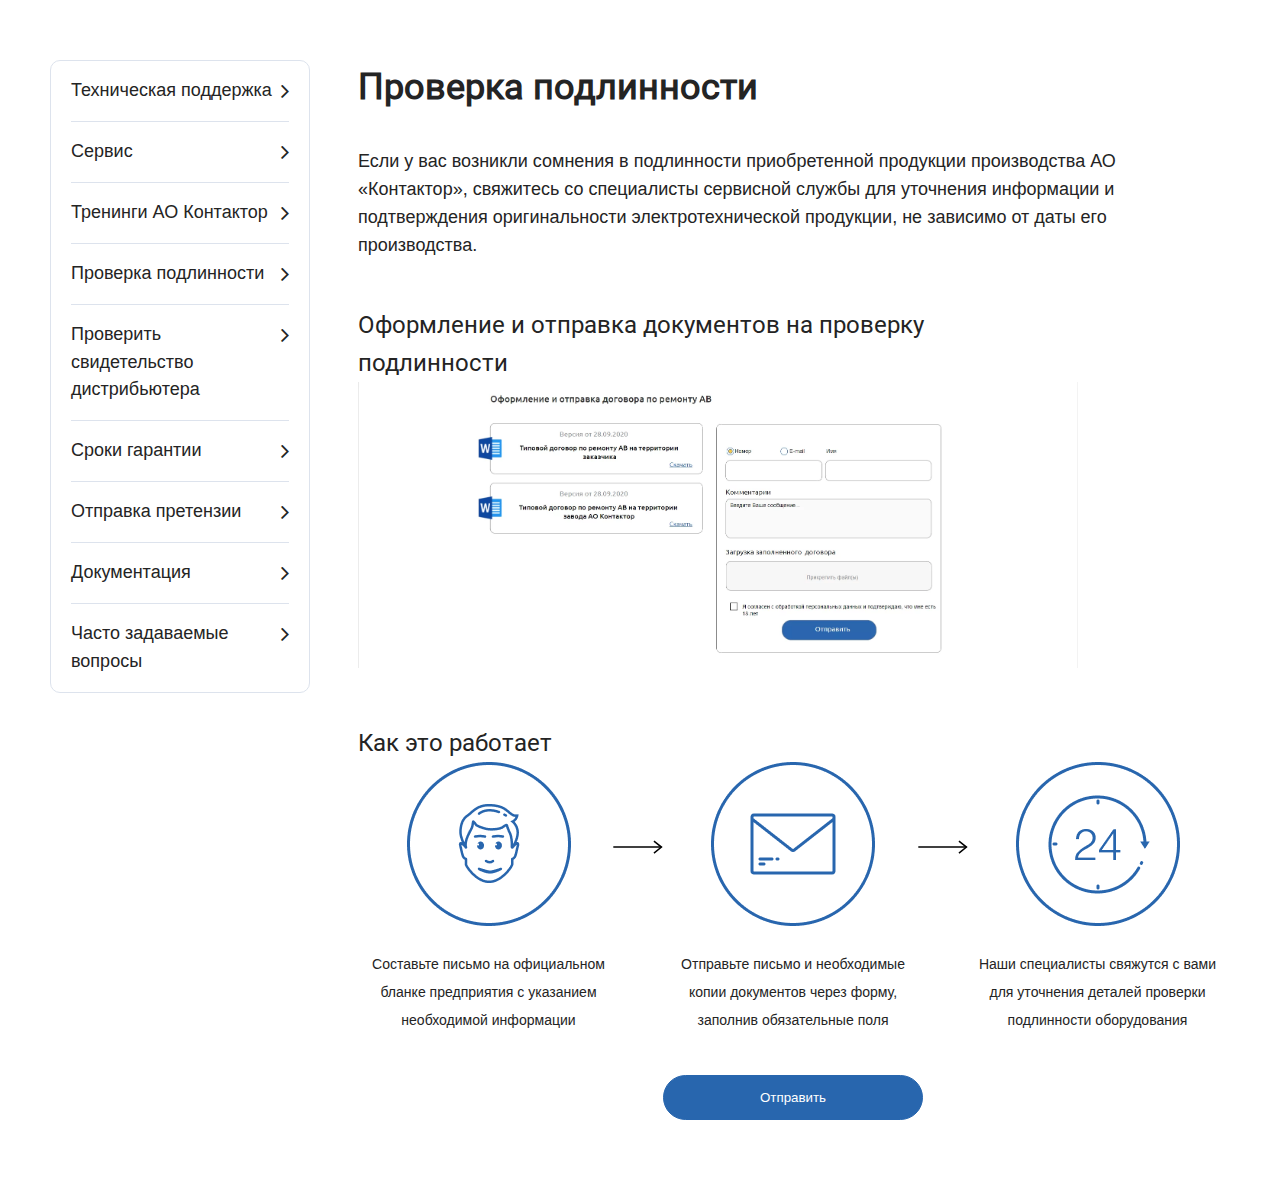
<file: authentication.html>
<!DOCTYPE html>
<html lang="en">
<head>
  <meta charset="UTF-8">
  <title>Проверка подлинности</title>
  <meta name="description" content="Сайт АКонтактор">
  <meta name="viewport" content="width=device-width, initial-scale=1.0">
  <meta http-equiv="X-UA-Compatible" content="ie=edge">
  <meta name="format-detection" content="telephone=no">
  <link rel="preload" href="fonts/roboto-regular.woff2" as="font" crossorigin="anonymous" type="font/woff2">
  <link rel="preload" href="fonts/fontawesome-webfont.woff2" as="font" crossorigin="anonymous" type="font/woff2">
  <link rel="stylesheet" href="css/style.css">
</head>

<body>

<main class="page-main">
  <div class="page-main__wrapper">
    <div class="side-menu">
      <button class="side-menu__button button" type="button">Меню</button>
      <ul class="side-menu__list">
        <li class="side-menu__item">
          <a class="side-menu__item-title" href="index.html">Техническая поддержка</a>
        </li>
        <li class="side-menu__item">
          <input type="checkbox" id="side-menu-item-1" name="side-menu-item" class="visually-hidden">
          <label for="side-menu-item-1" class="side-menu__item-title"><span>Сервис</span></label>
          <ul class="side-menu__sublist">
            <li class="side-menu__subitem">
              <a class="side-menu__item-title" href="service.html">Сервис</a>
            </li>
            <li class="side-menu__subitem">
              <a class="side-menu__item-title" href="service-repair.html">Ремонт</a>
            </li>
            <li class="side-menu__subitem">
              <a class="side-menu__item-title" href="service-contract.html">Сервисный договор</a>
            </li>
          </ul>
        </li>
        <li class="side-menu__item">
          <input type="checkbox" id="side-menu-item-2" name="side-menu-item" class="visually-hidden">
          <label for="side-menu-item-2" class="side-menu__item-title"><span>Тренинги АО Контактор</span></label>
          <ul class="side-menu__sublist">
            <li class="side-menu__subitem">
              <a class="side-menu__item-title" href="trainings.html">Тренинги АО Контактор</a>
            </li>
            <li class="side-menu__subitem">
              <a class="side-menu__item-title" href="trainings-online.html">On-line тренинги</a>
            </li>
            <li class="side-menu__subitem">
              <a class="side-menu__item-title" href="trainings-offline.html">Off-line тренинги</a>
            </li>
          </ul>
        </li>
        <li class="side-menu__item">
          <a class="side-menu__item-title" href="authentication.html">Проверка подлинности</a>
        </li>
        <li class="side-menu__item">
          <a class="side-menu__item-title" href="https://www.kontaktor.ru/support-center/check-certificate/">Проверить свидетельство дистрибьютера</a>
        </li>
        <li class="side-menu__item">
          <a class="side-menu__item-title" href="warranty.html">Сроки гарантии</a>
        </li>
        <li class="side-menu__item">
          <a class="side-menu__item-title" href="pretension.html">Отправка претензии</a>
        </li>
        <li class="side-menu__item">
          <a class="side-menu__item-title" href="https://www.kontaktor.ru/support-center/documentation/">Документация</a>
        </li>
        <li class="side-menu__item">
          <a class="side-menu__item-title" href="faq.html">Часто задаваемые вопросы</a>
        </li>
      </ul>
    </div>
    <section class="content">
      <h1>Проверка подлинности</h1>
      <p>Если у вас возникли сомнения в подлинности приобретенной продукции производства АО «Контактор», свяжитесь со
        специалисты сервисной службы для уточнения информации и подтверждения оригинальности электротехнической
        продукции, не зависимо от даты его производства.</p>
      <div class="content__form">
        <h3>Оформление и отправка документов на проверку подлинности</h3>
          <img src="img/form-screen.webp" alt="" width="100%">
      </div>
      <div class="content__info">
        <h3>Как это работает</h3>
        <ul class="content__info-list">
          <li class="content__info-item">
            <img src="img/info-icon_1.png" alt="Фоновое изображение">
            <p>Составьте письмо на официальном бланке предприятия с указанием необходимой информации</p>
          </li>
          <li class="content__info-item">
            <img src="img/info-icon_2.png" alt="Фоновое изображение">
            <p>Отправьте письмо и необходимые копии документов через форму, заполнив обязательные поля</p>
          </li>
          <li class="content__info-item">
            <img src="img/info-icon_3.png" alt="Фоновое изображение">
            <p>Наши специалисты свяжутся с вами для уточнения деталей проверки подлинности оборудования</p>
          </li>
        </ul>
        <button class="content__info-button button" type="submit">Отправить</button>
      </div>
    </section>
  </div>
</main>

<script src="js/script.js"></script>
</body>
</html>
</file>
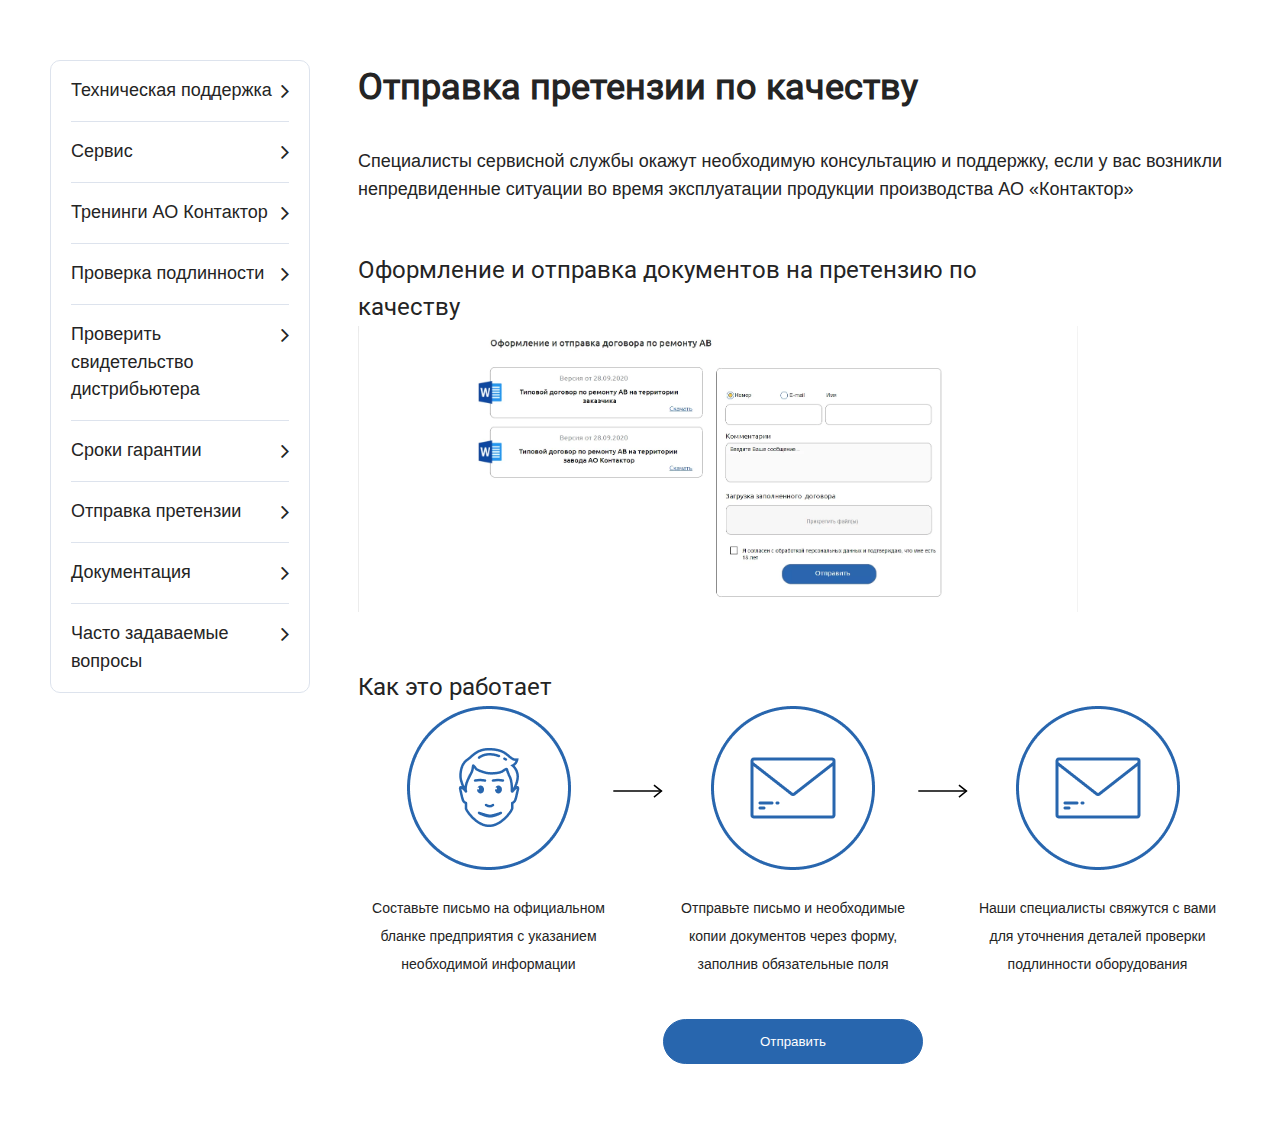
<file: pretension.html>
<!DOCTYPE html>
<html lang="en">
<head>
  <meta charset="UTF-8">
  <title>Отправка претензии по качеству</title>
  <meta name="description" content="Сайт АКонтактор">
  <meta name="viewport" content="width=device-width, initial-scale=1.0">
  <meta http-equiv="X-UA-Compatible" content="ie=edge">
  <meta name="format-detection" content="telephone=no">
  <link rel="preload" href="fonts/roboto-regular.woff2" as="font" crossorigin="anonymous" type="font/woff2">
  <link rel="preload" href="fonts/fontawesome-webfont.woff2" as="font" crossorigin="anonymous" type="font/woff2">
  <link rel="stylesheet" href="css/style.css">
</head>

<body>

<main class="page-main">
  <div class="page-main__wrapper">
    <div class="side-menu">
      <button class="side-menu__button button" type="button">Меню</button>
      <ul class="side-menu__list">
        <li class="side-menu__item">
          <a class="side-menu__item-title" href="index.html">Техническая поддержка</a>
        </li>
        <li class="side-menu__item">
          <input type="checkbox" id="side-menu-item-1" name="side-menu-item" class="visually-hidden">
          <label for="side-menu-item-1" class="side-menu__item-title"><span>Сервис</span></label>
          <ul class="side-menu__sublist">
            <li class="side-menu__subitem">
              <a class="side-menu__item-title" href="service.html">Сервис</a>
            </li>
            <li class="side-menu__subitem">
              <a class="side-menu__item-title" href="service-repair.html">Ремонт</a>
            </li>
            <li class="side-menu__subitem">
              <a class="side-menu__item-title" href="service-contract.html">Сервисный договор</a>
            </li>
          </ul>
        </li>
        <li class="side-menu__item">
          <input type="checkbox" id="side-menu-item-2" name="side-menu-item" class="visually-hidden">
          <label for="side-menu-item-2" class="side-menu__item-title"><span>Тренинги АО Контактор</span></label>
          <ul class="side-menu__sublist">
            <li class="side-menu__subitem">
              <a class="side-menu__item-title" href="trainings.html">Тренинги АО Контактор</a>
            </li>
            <li class="side-menu__subitem">
              <a class="side-menu__item-title" href="trainings-online.html">On-line тренинги</a>
            </li>
            <li class="side-menu__subitem">
              <a class="side-menu__item-title" href="trainings-offline.html">Off-line тренинги</a>
            </li>
          </ul>
        </li>
        <li class="side-menu__item">
          <a class="side-menu__item-title" href="authentication.html">Проверка подлинности</a>
        </li>
        <li class="side-menu__item">
          <a class="side-menu__item-title" href="https://www.kontaktor.ru/support-center/check-certificate/">Проверить
            свидетельство дистрибьютера</a>
        </li>
        <li class="side-menu__item">
          <a class="side-menu__item-title" href="warranty.html">Сроки гарантии</a>
        </li>
        <li class="side-menu__item">
          <a class="side-menu__item-title" href="pretension.html">Отправка претензии</a>
        </li>
        <li class="side-menu__item">
          <a class="side-menu__item-title" href="https://www.kontaktor.ru/support-center/documentation/">Документация</a>
        </li>
        <li class="side-menu__item">
          <a class="side-menu__item-title" href="faq.html">Часто задаваемые вопросы</a>
        </li>
      </ul>
    </div>
    <section class="content">
      <h1>Отправка претензии по качеству</h1>
      <p>Специалисты сервисной службы окажут необходимую консультацию и поддержку, если у вас возникли непредвиденные
        ситуации во время эксплуатации продукции производства АО «Контактор»</p>
      <div class="content__form">
        <h3>Оформление и отправка документов на претензию по качеству</h3>
        <img src="img/form-screen.webp" alt="" width="100%">
      </div>
      <h3>Как это работает</h3>
      <div class="content__info">
        <ul class="content__info-list">
          <li class="content__info-item">
            <img src="img/info-icon_1.png" alt="Фоновое изображение">
            <p>Составьте письмо на официальном бланке предприятия с указанием необходимой информации</p>
          </li>
          <li class="content__info-item">
            <img src="img/info-icon_2.png" alt="Фоновое изображение">
            <p>Отправьте письмо и необходимые копии документов через форму, заполнив обязательные поля</p>
          </li>
          <li class="content__info-item">
            <img src="img/info-icon_2.png" alt="Фоновое изображение">
            <p>Наши специалисты свяжутся с вами для уточнения деталей проверки подлинности оборудования</p>
          </li>
        </ul>
        <button class="content__info-button button" type="submit">Отправить</button>
      </div>
    </section>
  </div>
</main>

<script src="js/script.js"></script>
</body>
</html>
</file>
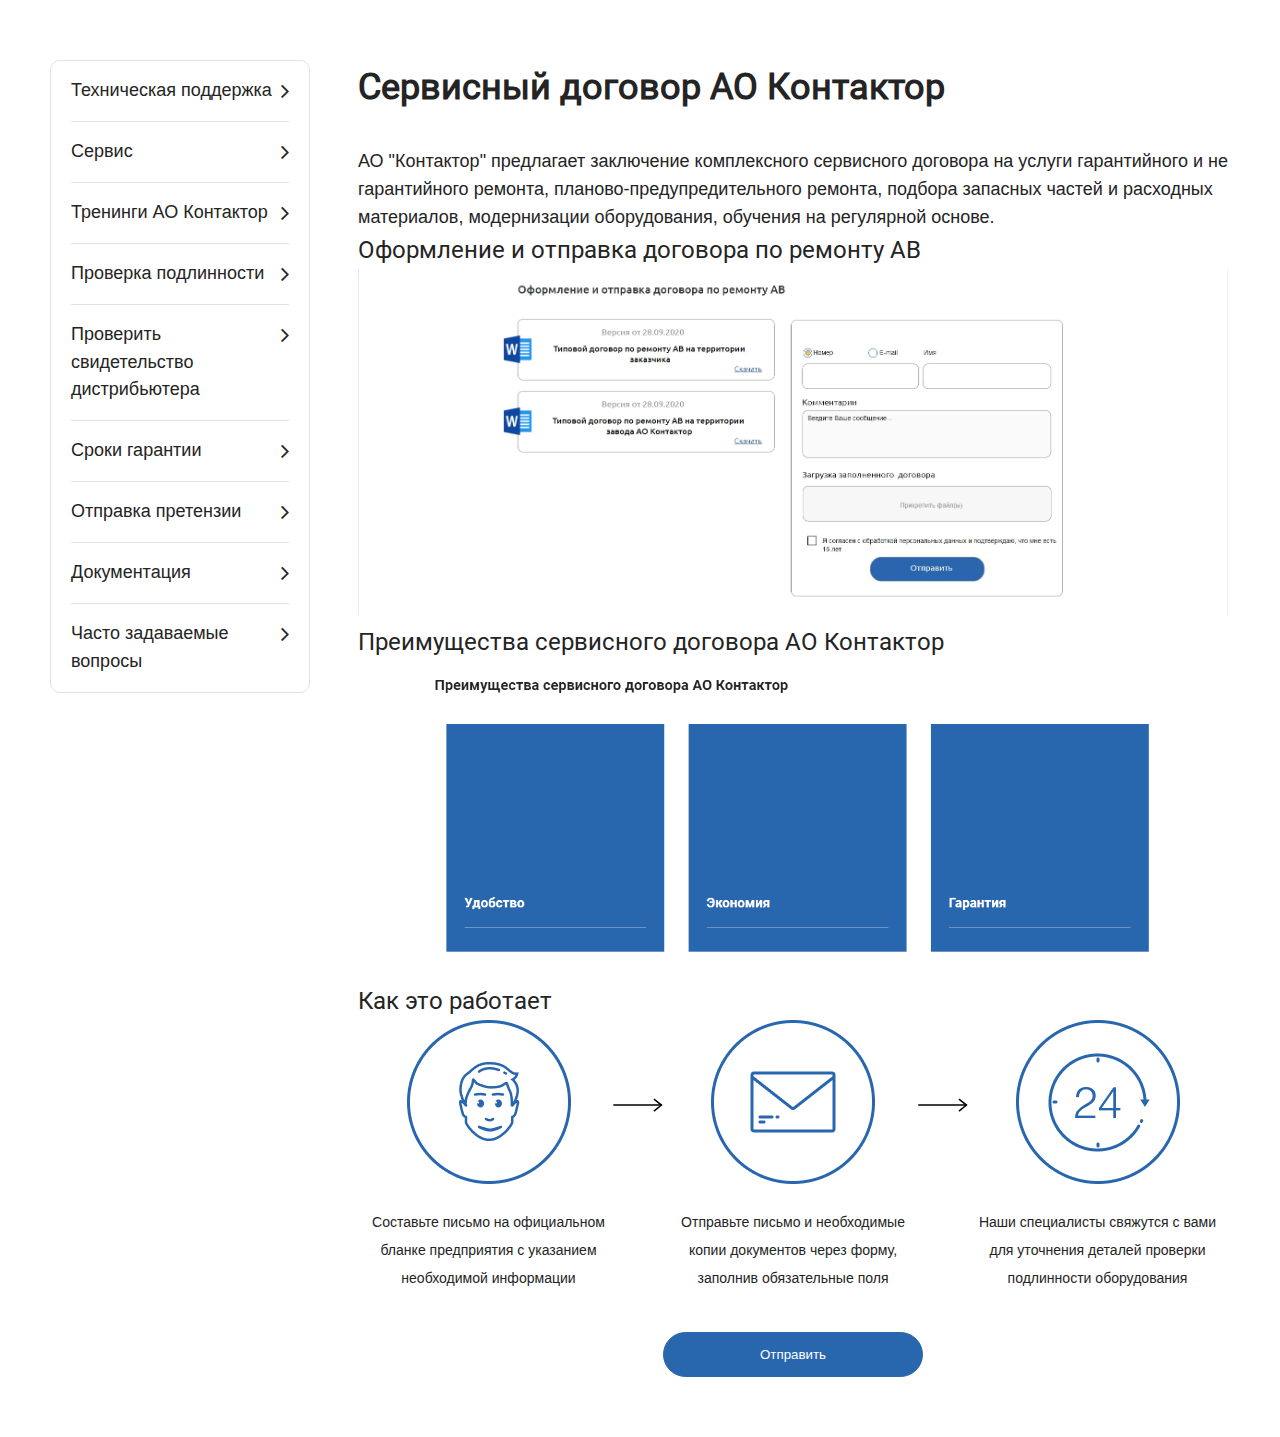
<file: service-contract.html>
<!DOCTYPE html>
<html lang="en">
<head>
  <meta charset="UTF-8">
  <title>Сервисный договор АО Контактор</title>
  <meta name="description" content="Сайт АКонтактор">
  <meta name="viewport" content="width=device-width, initial-scale=1.0">
  <meta http-equiv="X-UA-Compatible" content="ie=edge">
  <meta name="format-detection" content="telephone=no">
  <link rel="preload" href="fonts/roboto-regular.woff2" as="font" crossorigin="anonymous" type="font/woff2">
  <link rel="preload" href="fonts/fontawesome-webfont.woff2" as="font" crossorigin="anonymous" type="font/woff2">
  <link rel="stylesheet" href="css/style.css">
</head>

<body>

<main class="page-main">
  <div class="page-main__wrapper">
    <div class="side-menu">
      <button class="side-menu__button button" type="button">Меню</button>
      <ul class="side-menu__list">
        <li class="side-menu__item">
          <a class="side-menu__item-title" href="index.html">Техническая поддержка</a>
        </li>
        <li class="side-menu__item">
          <input type="checkbox" id="side-menu-item-1" name="side-menu-item" class="visually-hidden">
          <label for="side-menu-item-1" class="side-menu__item-title"><span>Сервис</span></label>
          <ul class="side-menu__sublist">
            <li class="side-menu__subitem">
              <a class="side-menu__item-title" href="service.html">Сервис</a>
            </li>
            <li class="side-menu__subitem">
              <a class="side-menu__item-title" href="service-repair.html">Ремонт</a>
            </li>
            <li class="side-menu__subitem">
              <a class="side-menu__item-title" href="service-contract.html">Сервисный договор</a>
            </li>
          </ul>
        </li>
        <li class="side-menu__item">
          <input type="checkbox" id="side-menu-item-2" name="side-menu-item" class="visually-hidden">
          <label for="side-menu-item-2" class="side-menu__item-title"><span>Тренинги АО Контактор</span></label>
          <ul class="side-menu__sublist">
            <li class="side-menu__subitem">
              <a class="side-menu__item-title" href="trainings.html">Тренинги АО Контактор</a>
            </li>
            <li class="side-menu__subitem">
              <a class="side-menu__item-title" href="trainings-online.html">On-line тренинги</a>
            </li>
            <li class="side-menu__subitem">
              <a class="side-menu__item-title" href="trainings-offline.html">Off-line тренинги</a>
            </li>
          </ul>
        </li>
        <li class="side-menu__item">
          <a class="side-menu__item-title" href="authentication.html">Проверка подлинности</a>
        </li>
        <li class="side-menu__item">
          <a class="side-menu__item-title" href="https://www.kontaktor.ru/support-center/check-certificate/">Проверить свидетельство дистрибьютера</a>
        </li>
        <li class="side-menu__item">
          <a class="side-menu__item-title" href="warranty.html">Сроки гарантии</a>
        </li>
        <li class="side-menu__item">
          <a class="side-menu__item-title" href="pretension.html">Отправка претензии</a>
        </li>
        <li class="side-menu__item">
          <a class="side-menu__item-title" href="https://www.kontaktor.ru/support-center/documentation/">Документация</a>
        </li>
        <li class="side-menu__item">
          <a class="side-menu__item-title" href="faq.html">Часто задаваемые вопросы</a>
        </li>
      </ul>
    </div>
    <section class="content">
      <h1>Сервисный договор АО Контактор</h1>
      <p>АО "Контактор" предлагает заключение комплексного сервисного договора на услуги гарантийного и не гарантийного
        ремонта, планово-предупредительного ремонта, подбора запасных частей и расходных материалов, модернизации
        оборудования, обучения на регулярной основе.</p>
      <div class="content__contract">
        <h3>Оформление и отправка договора по ремонту АВ</h3>
        <img src="img/form-screen.webp" alt="" width="100%">
      </div>
      <div class="content__advantages">
        <h3>Преимущества сервисного договора АО Контактор</h3>
        <img src="img/advantages-screen.png" alt="" width="100%">
      </div>
      <div class="content__info">
        <h3>Как это работает</h3>
        <ul class="content__info-list">
          <li class="content__info-item">
            <img src="img/info-icon_1.png" alt="Фоновое изображение">
            <p>Составьте письмо на официальном бланке предприятия с указанием необходимой информации</p>
          </li>
          <li class="content__info-item">
            <img src="img/info-icon_2.png" alt="Фоновое изображение">
            <p>Отправьте письмо и необходимые копии документов через форму, заполнив обязательные поля</p>
          </li>
          <li class="content__info-item">
            <img src="img/info-icon_3.png" alt="Фоновое изображение">
            <p>Наши специалисты свяжутся с вами для уточнения деталей проверки подлинности оборудования</p>
          </li>
        </ul>
        <button class="content__info-button button" type="submit">Отправить</button>
      </div>
    </section>
  </div>
</main>

<script src="js/script.js"></script>
</body>
</html>
</file>
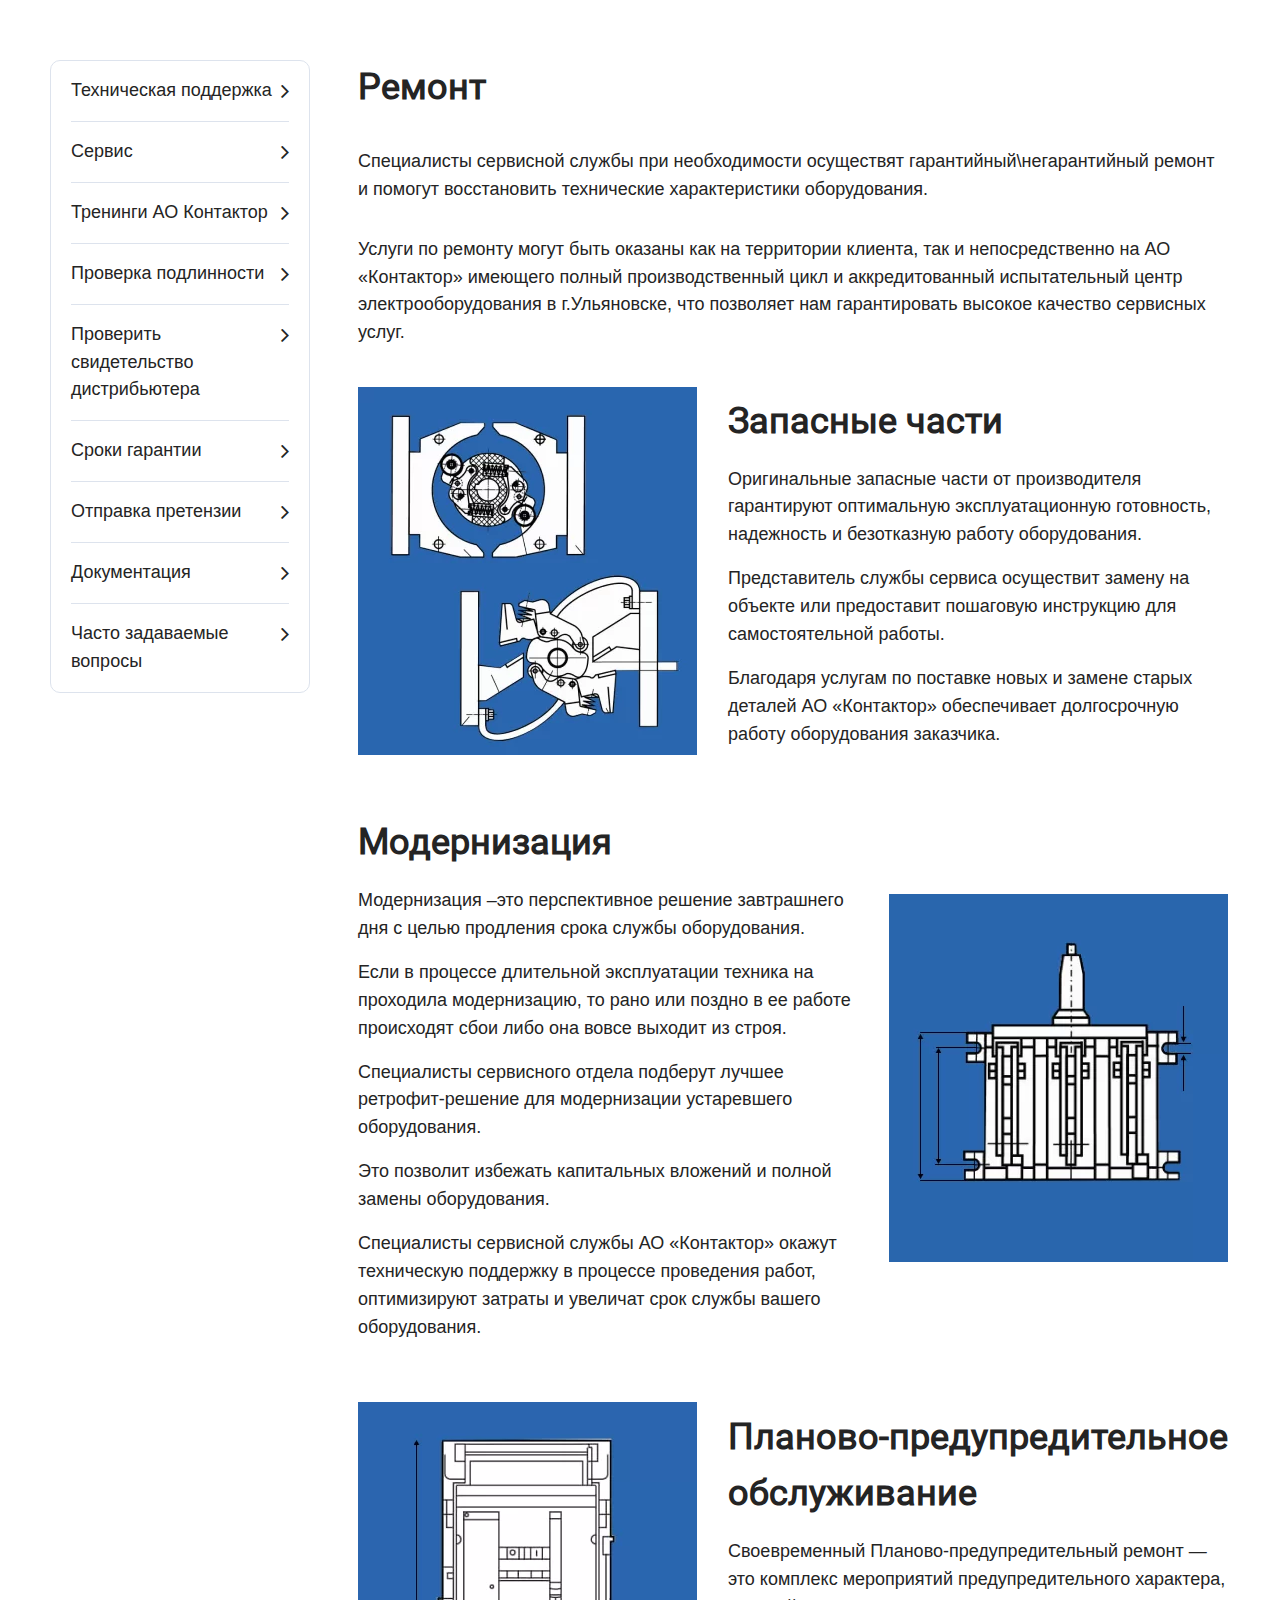
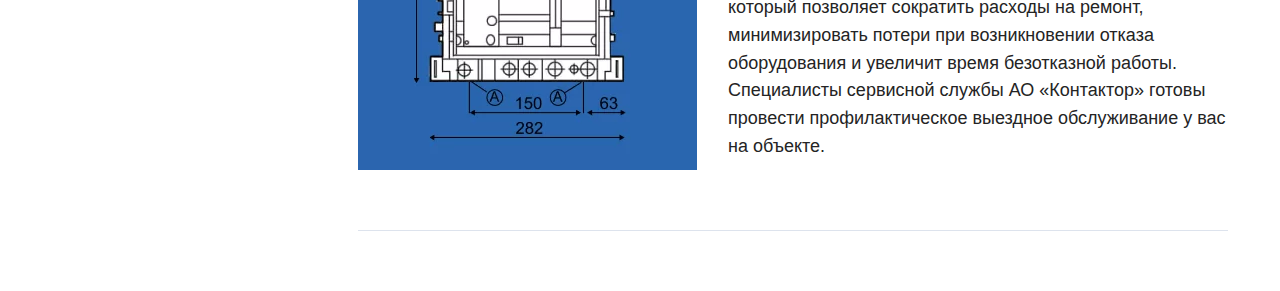
<file: service-repair.html>
<!DOCTYPE html>
<html lang="en">
<head>
  <meta charset="UTF-8">
  <title>Ремонт</title>
  <meta name="description" content="Сайт АКонтактор">
  <meta name="viewport" content="width=device-width, initial-scale=1.0">
  <meta http-equiv="X-UA-Compatible" content="ie=edge">
  <meta name="format-detection" content="telephone=no">
  <link rel="preload" href="fonts/roboto-regular.woff2" as="font" crossorigin="anonymous" type="font/woff2">
  <link rel="preload" href="fonts/fontawesome-webfont.woff2" as="font" crossorigin="anonymous" type="font/woff2">
  <link rel="stylesheet" href="css/style.css">
</head>

<body>

<main class="page-main">
  <div class="page-main__wrapper">
    <div class="side-menu">
      <button class="side-menu__button button" type="button">Меню</button>
      <ul class="side-menu__list">
        <li class="side-menu__item">
          <a class="side-menu__item-title" href="index.html">Техническая поддержка</a>
        </li>
        <li class="side-menu__item">
          <input type="checkbox" id="side-menu-item-1" name="side-menu-item" class="visually-hidden">
          <label for="side-menu-item-1" class="side-menu__item-title"><span>Сервис</span></label>
          <ul class="side-menu__sublist">
            <li class="side-menu__subitem">
              <a class="side-menu__item-title" href="service.html">Сервис</a>
            </li>
            <li class="side-menu__subitem">
              <a class="side-menu__item-title" href="service-repair.html">Ремонт</a>
            </li>
            <li class="side-menu__subitem">
              <a class="side-menu__item-title" href="service-contract.html">Сервисный договор</a>
            </li>
          </ul>
        </li>
        <li class="side-menu__item">
          <input type="checkbox" id="side-menu-item-2" name="side-menu-item" class="visually-hidden">
          <label for="side-menu-item-2" class="side-menu__item-title"><span>Тренинги АО Контактор</span></label>
          <ul class="side-menu__sublist">
            <li class="side-menu__subitem">
              <a class="side-menu__item-title" href="trainings.html">Тренинги АО Контактор</a>
            </li>
            <li class="side-menu__subitem">
              <a class="side-menu__item-title" href="trainings-online.html">On-line тренинги</a>
            </li>
            <li class="side-menu__subitem">
              <a class="side-menu__item-title" href="trainings-offline.html">Off-line тренинги</a>
            </li>
          </ul>
        </li>
        <li class="side-menu__item">
          <a class="side-menu__item-title" href="authentication.html">Проверка подлинности</a>
        </li>
        <li class="side-menu__item">
          <a class="side-menu__item-title" href="distributor.html">Проверить свидетельство дистрибьютера</a>
        </li>
        <li class="side-menu__item">
          <a class="side-menu__item-title" href="warranty.html">Сроки гарантии</a>
        </li>
        <li class="side-menu__item">
          <a class="side-menu__item-title" href="pretension.html">Отправка претензии</a>
        </li>
        <li class="side-menu__item">
          <a class="side-menu__item-title" href="docs.html">Документация</a>
        </li>
        <li class="side-menu__item">
          <a class="side-menu__item-title" href="faq.html">Часто задаваемые вопросы</a>
        </li>
      </ul>
    </div>
    <section class="content">
      <h1>Ремонт</h1>
      <p>Специалисты сервисной службы при необходимости осуществят гарантийный\негарантийный ремонт и помогут
        восстановить технические характеристики оборудования.</p>
      <p>Услуги по ремонту могут быть оказаны как на территории клиента, так и непосредственно на АО «Контактор»
        имеющего
        полный производственный цикл и аккредитованный испытательный центр электрооборудования в г.Ульяновске, что
        позволяет нам гарантировать высокое качество сервисных услуг.</p>
      <ul class="content__list content__list--repair">
        <li class="content__item">
          <img src="img/repair/repair_1.webp" alt="Фоновое изображение">
          <div class="content__item-description">
            <h2>Запасные части</h2>
            <p>Оригинальные запасные части от производителя гарантируют оптимальную эксплуатационную готовность,
              надежность и безотказную работу оборудования.</p>
            <p>Представитель службы сервиса осуществит замену на объекте или предоставит пошаговую инструкцию для
              самостоятельной работы.</p>
            <p>Благодаря услугам по поставке новых и замене старых деталей АО «Контактор» обеспечивает долгосрочную
              работу оборудования заказчика.</p>
          </div>
        </li>
        <li class="content__item">
          <img src="img/repair/repair_2.webp" alt="Фоновое изображение">
          <div class="content__item-description">
            <h2>Модернизация</h2>
            <p>Модернизация –это перспективное решение завтрашнего дня с целью продления срока службы оборудования.</p>
            <p>Если в процессе длительной эксплуатации техника на проходила модернизацию, то рано или поздно в ее работе
              происходят сбои либо она вовсе выходит из строя.</p>
            <p>Специалисты сервисного отдела подберут лучшее ретрофит-решение для модернизации устаревшего
              оборудования.</p>
            <p>Это позволит избежать капитальных вложений и полной замены оборудования.</p>
            <p>Специалисты сервисной службы АО «Контактор» окажут техническую поддержку в процессе проведения работ,
              оптимизируют затраты и увеличат срок службы вашего оборудования.</p>
          </div>
        </li>
        <li class="content__item">
          <img src="img/repair/repair_3.webp" alt="Фоновое изображение">
          <div class="content__item-description">
            <h2>Планово-предупредительное обслуживание</h2>
            <p>Своевременный Планово-предупредительный ремонт — это комплекс мероприятий предупредительного характера,
              который позволяет сократить расходы на ремонт, минимизировать потери при возникновении отказа оборудования
              и увеличит время безотказной работы. Специалисты сервисной службы АО «Контактор» готовы провести
              профилактическое выездное обслуживание у вас на объекте.</p>
          </div>
        </li>
      </ul>
    </section>
  </div>
</main>

<script src="js/script.js"></script>
</body>
</html>
</file>
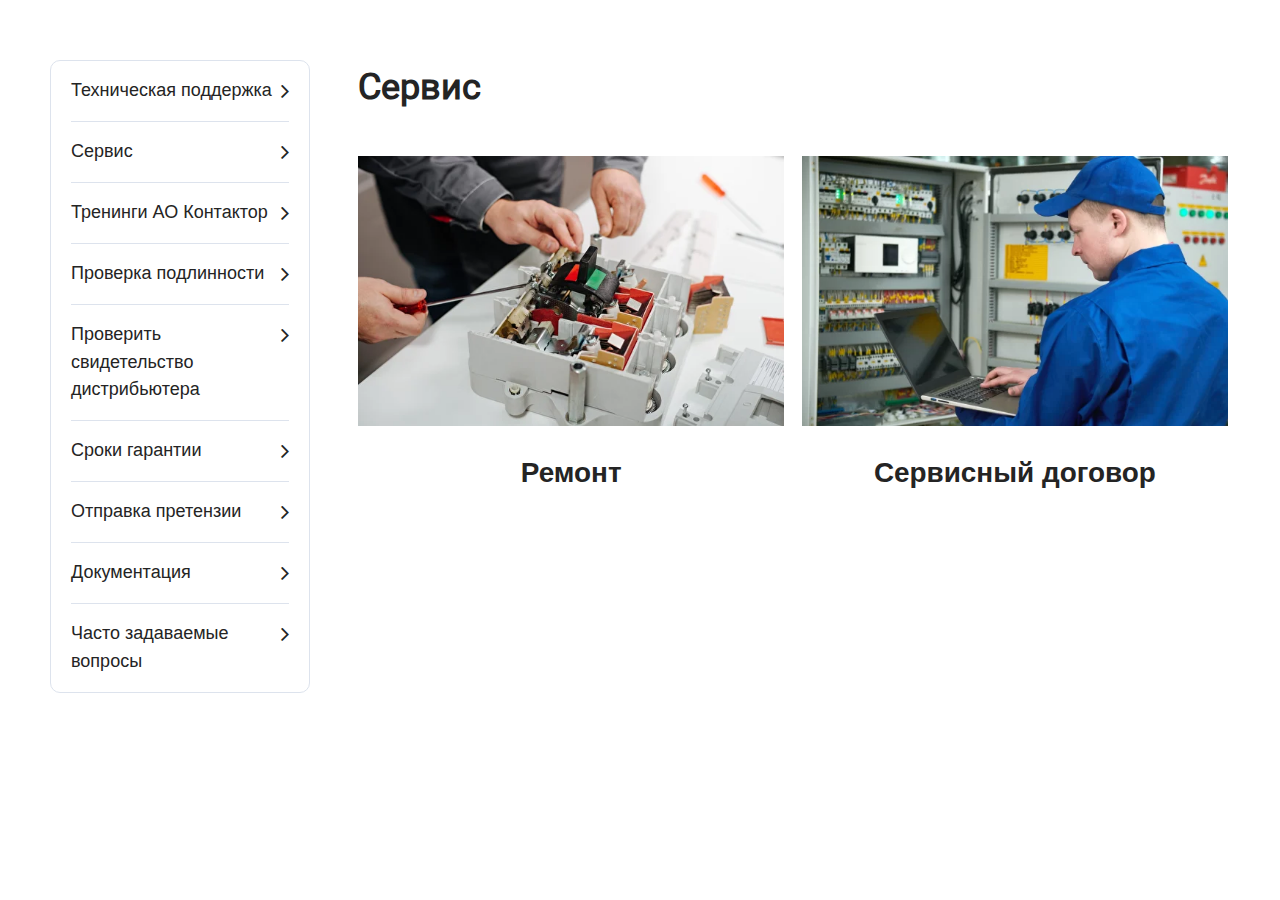
<file: service.html>
<!DOCTYPE html>
<html lang="en">
<head>
  <meta charset="UTF-8">
  <title>Сервис</title>
  <meta name="description" content="Сайт АКонтактор">
  <meta name="viewport" content="width=device-width, initial-scale=1.0">
  <meta http-equiv="X-UA-Compatible" content="ie=edge">
  <meta name="format-detection" content="telephone=no">
  <link rel="preload" href="fonts/roboto-regular.woff2" as="font" crossorigin="anonymous" type="font/woff2">
  <link rel="preload" href="fonts/fontawesome-webfont.woff2" as="font" crossorigin="anonymous" type="font/woff2">
  <link rel="stylesheet" href="css/style.css">
</head>

<body>

<main class="page-main">
  <div class="page-main__wrapper">
    <div class="side-menu">
      <button class="side-menu__button button" type="button">Меню</button>
      <ul class="side-menu__list">
        <li class="side-menu__item">
          <a class="side-menu__item-title" href="index.html">Техническая поддержка</a>
        </li>
        <li class="side-menu__item">
          <input type="checkbox" id="side-menu-item-1" name="side-menu-item" class="visually-hidden">
          <label for="side-menu-item-1" class="side-menu__item-title"><span>Сервис</span></label>
          <ul class="side-menu__sublist">
            <li class="side-menu__subitem">
              <a class="side-menu__item-title" href="service.html">Сервис</a>
            </li>
            <li class="side-menu__subitem">
              <a class="side-menu__item-title" href="service-repair.html">Ремонт</a>
            </li>
            <li class="side-menu__subitem">
              <a class="side-menu__item-title" href="service-contract.html">Сервисный договор</a>
            </li>
          </ul>
        </li>
        <li class="side-menu__item">
          <input type="checkbox" id="side-menu-item-2" name="side-menu-item" class="visually-hidden">
          <label for="side-menu-item-2" class="side-menu__item-title"><span>Тренинги АО Контактор</span></label>
          <ul class="side-menu__sublist">
            <li class="side-menu__subitem">
              <a class="side-menu__item-title" href="trainings.html">Тренинги АО Контактор</a>
            </li>
            <li class="side-menu__subitem">
              <a class="side-menu__item-title" href="trainings-online.html">On-line тренинги</a>
            </li>
            <li class="side-menu__subitem">
              <a class="side-menu__item-title" href="trainings-offline.html">Off-line тренинги</a>
            </li>
          </ul>
        </li>
        <li class="side-menu__item">
          <a class="side-menu__item-title" href="authentication.html">Проверка подлинности</a>
        </li>
        <li class="side-menu__item">
          <a class="side-menu__item-title" href="https://www.kontaktor.ru/support-center/check-certificate/">Проверить свидетельство дистрибьютера</a>
        </li>
        <li class="side-menu__item">
          <a class="side-menu__item-title" href="warranty.html">Сроки гарантии</a>
        </li>
        <li class="side-menu__item">
          <a class="side-menu__item-title" href="pretension.html">Отправка претензии</a>
        </li>
        <li class="side-menu__item">
          <a class="side-menu__item-title" href="https://www.kontaktor.ru/support-center/documentation/">Документация</a>
        </li>
        <li class="side-menu__item">
          <a class="side-menu__item-title" href="faq.html">Часто задаваемые вопросы</a>
        </li>
      </ul>
    </div>
    <section class="content">
      <h1>Сервис</h1>
      <ul class="content__list content__list--service">
        <li class="content__item">
          <a href="service-repair.html">
            <img src="img/service/service-link-pic_1.webp" alt="Фоновое изображение">
            <h2>Ремонт</h2>
          </a>
        </li>
        <li class="content__item">
          <a href="service-contract.html">
            <img src="img/service/service-link-pic_2.webp" alt="Фоновое изображение">
            <h2>Сервисный договор</h2>
          </a>
        </li>
      </ul>
    </section>
  </div>
</main>

<script src="js/script.js"></script>
</body>
</html>
</file>
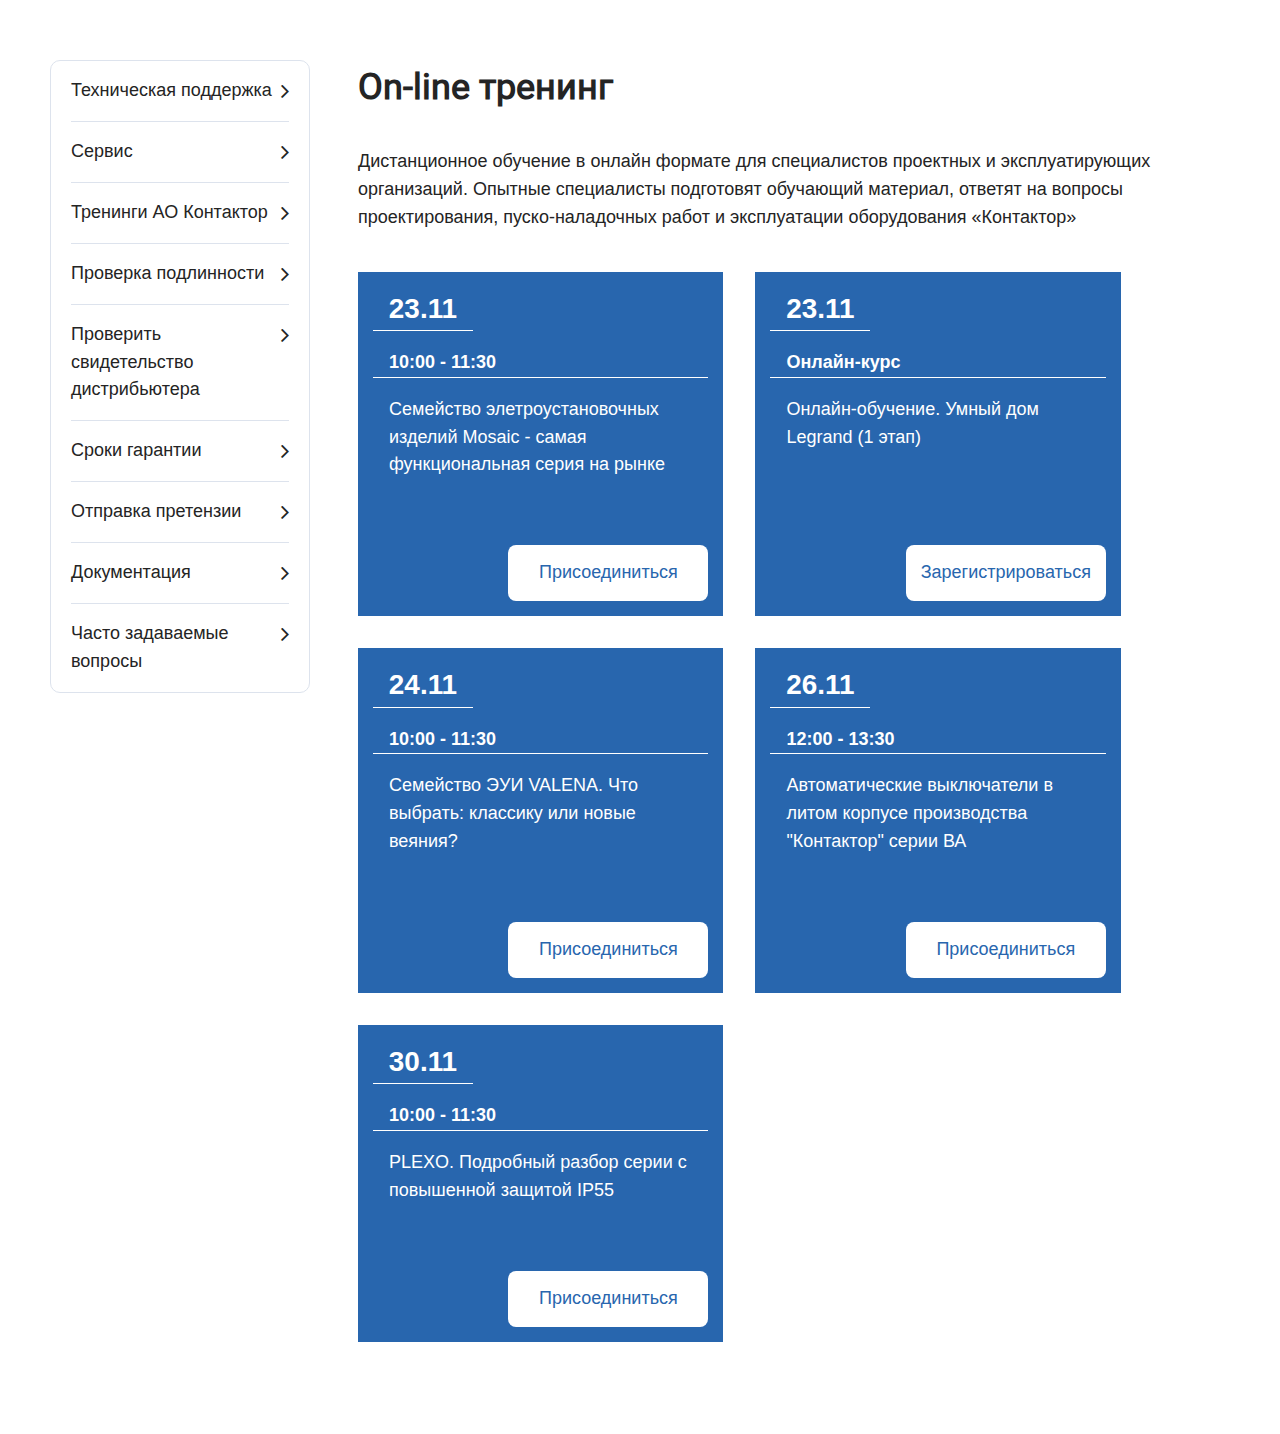
<file: trainings-online.html>
<!DOCTYPE html>
<html lang="en">
<head>
  <meta charset="UTF-8">
  <title>On-line тренинг</title>
  <meta name="description" content="Сайт АКонтактор">
  <meta name="viewport" content="width=device-width, initial-scale=1.0">
  <meta http-equiv="X-UA-Compatible" content="ie=edge">
  <meta name="format-detection" content="telephone=no">
  <link rel="preload" href="fonts/roboto-regular.woff2" as="font" crossorigin="anonymous" type="font/woff2">
  <link rel="preload" href="fonts/fontawesome-webfont.woff2" as="font" crossorigin="anonymous" type="font/woff2">
  <link rel="stylesheet" href="css/style.css">
</head>

<body>

<main class="page-main">
  <div class="page-main__wrapper">
    <div class="side-menu">
      <button class="side-menu__button button" type="button">Меню</button>
      <ul class="side-menu__list">
        <li class="side-menu__item">
          <a class="side-menu__item-title" href="index.html">Техническая поддержка</a>
        </li>
        <li class="side-menu__item">
          <input type="checkbox" id="side-menu-item-1" name="side-menu-item" class="visually-hidden">
          <label for="side-menu-item-1" class="side-menu__item-title"><span>Сервис</span></label>
          <ul class="side-menu__sublist">
            <li class="side-menu__subitem">
              <a class="side-menu__item-title" href="service.html">Сервис</a>
            </li>
            <li class="side-menu__subitem">
              <a class="side-menu__item-title" href="service-repair.html">Ремонт</a>
            </li>
            <li class="side-menu__subitem">
              <a class="side-menu__item-title" href="service-contract.html">Сервисный договор</a>
            </li>
          </ul>
        </li>
        <li class="side-menu__item">
          <input type="checkbox" id="side-menu-item-2" name="side-menu-item" class="visually-hidden">
          <label for="side-menu-item-2" class="side-menu__item-title"><span>Тренинги АО Контактор</span></label>
          <ul class="side-menu__sublist">
            <li class="side-menu__subitem">
              <a class="side-menu__item-title" href="trainings.html">Тренинги АО Контактор</a>
            </li>
            <li class="side-menu__subitem">
              <a class="side-menu__item-title" href="trainings-online.html">On-line тренинги</a>
            </li>
            <li class="side-menu__subitem">
              <a class="side-menu__item-title" href="trainings-offline.html">Off-line тренинги</a>
            </li>
          </ul>
        </li>
        <li class="side-menu__item">
          <a class="side-menu__item-title" href="authentication.html">Проверка подлинности</a>
        </li>
        <li class="side-menu__item">
          <a class="side-menu__item-title" href="https://www.kontaktor.ru/support-center/check-certificate/">Проверить свидетельство дистрибьютера</a>
        </li>
        <li class="side-menu__item">
          <a class="side-menu__item-title" href="warranty.html">Сроки гарантии</a>
        </li>
        <li class="side-menu__item">
          <a class="side-menu__item-title" href="pretension.html">Отправка претензии</a>
        </li>
        <li class="side-menu__item">
          <a class="side-menu__item-title" href="https://www.kontaktor.ru/support-center/documentation/">Документация</a>
        </li>
        <li class="side-menu__item">
          <a class="side-menu__item-title" href="faq.html">Часто задаваемые вопросы</a>
        </li>
      </ul>
    </div>
    <section class="content">
      <h1>On-line тренинг</h1>
      <p>Дистанционное обучение в онлайн формате для специалистов проектных и эксплуатирующих организаций. Опытные
        специалисты подготовят обучающий материал, ответят на вопросы проектирования, пуско-наладочных работ и
        эксплуатации оборудования «Контактор»</p>
      <ul class="content__schedule-list">
        <li class="content__schedule-item">
          <div class="content__schedule-description">
            <h2 class="content__schedule-item-date">23.11</h2>
            <p class="content__schedule-item-time">10:00 - 11:30</p>
            <p class="content__schedule-item-title">Семейство элетроустановочных изделий Mosaic - самая функциональная
              серия на рынке</p>
          </div>
          <a href="https://events.webinar.ru/Legrand/6690575" class="button content__schedule-item-button">Присоединиться</a>
        </li>
        <li class="content__schedule-item">
          <div class="content__schedule-description">
            <h2 class="content__schedule-item-date">23.11</h2>
            <p class="content__schedule-item-time">Онлайн-курс</p>
            <p class="content__schedule-item-title">Онлайн-обучение. Умный дом Legrand (1 этап)</p>
          </div>
          <a href="https://legrand.ru/services/learning/distance_learning/onlayn-obuchenie-po-sisteme-domashnego-komforta-celiane-i-valena-life-allure-with-netatmo-1-etap/" class="button content__schedule-item-button">Зарегистрироваться</a>
        </li>
        <li class="content__schedule-item">
          <div class="content__schedule-description">
            <h2 class="content__schedule-item-date">24.11</h2>
            <p class="content__schedule-item-time">10:00 - 11:30</p>
            <p class="content__schedule-item-title">Семейство ЭУИ VALENA. Что выбрать: классику или новые веяния?</p>
          </div>
          <a href="https://events.webinar.ru/Legrand/6690633" class="button content__schedule-item-button">Присоединиться</a>
        </li>
        <li class="content__schedule-item">
          <div class="content__schedule-description">
            <h2 class="content__schedule-item-date">26.11</h2>
            <p class="content__schedule-item-time">12:00 - 13:30</p>
            <p class="content__schedule-item-title">Автоматические выключатели в литом корпусе производства "Контактор"
              серии ВА</p>
          </div>
          <a href="https://events.webinar.ru/Legrand/6690727" class="button content__schedule-item-button">Присоединиться</a>
        </li>
        <li class="content__schedule-item">
          <div class="content__schedule-description">
            <h2 class="content__schedule-item-date">30.11</h2>
            <p class="content__schedule-item-time">10:00 - 11:30</p>
            <p class="content__schedule-item-title">PLEXO. Подробный разбор серии с повышенной защитой IP55</p>
          </div>
          <a href="https://events.webinar.ru/Legrand/6690727" class="button content__schedule-item-button">Присоединиться</a>
        </li>
      </ul>
    </section>
  </div>
</main>

<script src="js/script.js"></script>
</body>
</html>
</file>
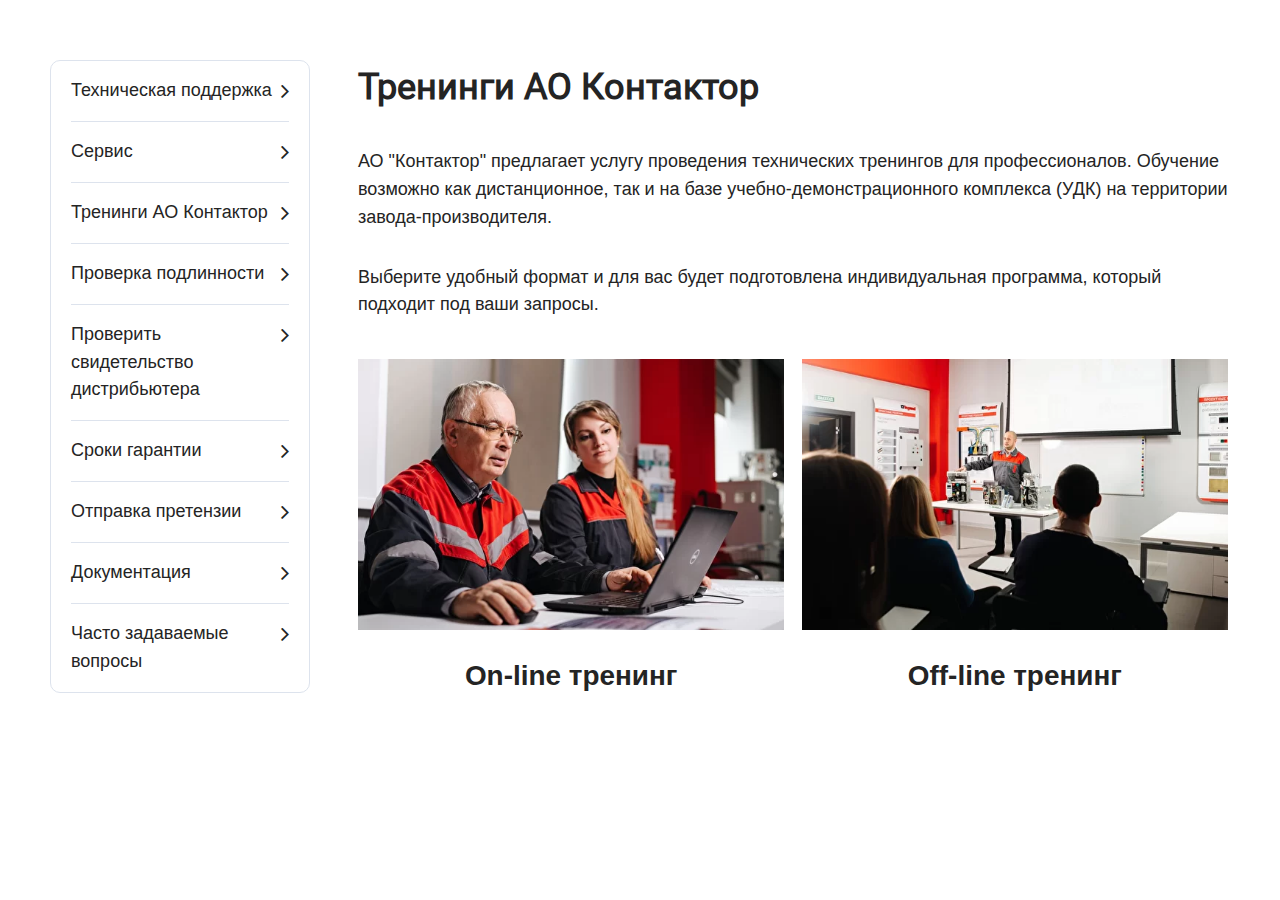
<file: trainings.html>
<!DOCTYPE html>
<html lang="en">
<head>
  <meta charset="UTF-8">
  <title>Тренинги АО Контактор</title>
  <meta name="description" content="Сайт АКонтактор">
  <meta name="viewport" content="width=device-width, initial-scale=1.0">
  <meta http-equiv="X-UA-Compatible" content="ie=edge">
  <meta name="format-detection" content="telephone=no">
  <link rel="preload" href="fonts/roboto-regular.woff2" as="font" crossorigin="anonymous" type="font/woff2">
  <link rel="preload" href="fonts/fontawesome-webfont.woff2" as="font" crossorigin="anonymous" type="font/woff2">
  <link rel="stylesheet" href="css/style.css">
</head>

<body>

<main class="page-main">
  <div class="page-main__wrapper">
    <div class="side-menu">
      <button class="side-menu__button button" type="button">Меню</button>
      <ul class="side-menu__list">
        <li class="side-menu__item">
          <a class="side-menu__item-title" href="index.html">Техническая поддержка</a>
        </li>
        <li class="side-menu__item">
          <input type="checkbox" id="side-menu-item-1" name="side-menu-item" class="visually-hidden">
          <label for="side-menu-item-1" class="side-menu__item-title"><span>Сервис</span></label>
          <ul class="side-menu__sublist">
            <li class="side-menu__subitem">
              <a class="side-menu__item-title" href="service.html">Сервис</a>
            </li>
            <li class="side-menu__subitem">
              <a class="side-menu__item-title" href="service-repair.html">Ремонт</a>
            </li>
            <li class="side-menu__subitem">
              <a class="side-menu__item-title" href="service-contract.html">Сервисный договор</a>
            </li>
          </ul>
        </li>
        <li class="side-menu__item">
          <input type="checkbox" id="side-menu-item-2" name="side-menu-item" class="visually-hidden">
          <label for="side-menu-item-2" class="side-menu__item-title"><span>Тренинги АО Контактор</span></label>
          <ul class="side-menu__sublist">
            <li class="side-menu__subitem">
              <a class="side-menu__item-title" href="trainings.html">Тренинги АО Контактор</a>
            </li>
            <li class="side-menu__subitem">
              <a class="side-menu__item-title" href="trainings-online.html">On-line тренинги</a>
            </li>
            <li class="side-menu__subitem">
              <a class="side-menu__item-title" href="trainings-offline.html">Off-line тренинги</a>
            </li>
          </ul>
        </li>
        <li class="side-menu__item">
          <a class="side-menu__item-title" href="authentication.html">Проверка подлинности</a>
        </li>
        <li class="side-menu__item">
          <a class="side-menu__item-title" href="distributor.html">Проверить свидетельство дистрибьютера</a>
        </li>
        <li class="side-menu__item">
          <a class="side-menu__item-title" href="warranty.html">Сроки гарантии</a>
        </li>
        <li class="side-menu__item">
          <a class="side-menu__item-title" href="pretension.html">Отправка претензии</a>
        </li>
        <li class="side-menu__item">
          <a class="side-menu__item-title" href="docs.html">Документация</a>
        </li>
        <li class="side-menu__item">
          <a class="side-menu__item-title" href="faq.html">Часто задаваемые вопросы</a>
        </li>
      </ul>
    </div>
    <section class="content">
      <h1>Тренинги АО Контактор</h1>
      <p>АО "Контактор" предлагает услугу проведения технических тренингов для профессионалов. Обучение возможно как
        дистанционное, так и на базе учебно-демонстрационного комплекса (УДК) на территории завода-производителя.</p>
      <p>Выберите удобный формат и для вас будет подготовлена индивидуальная программа, который подходит под ваши
        запросы.</p>
      <ul class="content__list content__list--service">
        <li class="content__item">
          <a href="trainings-online.html">
            <img src="img/trainings/training-link-pic_1.webp" alt="Фоновое изображение">
            <h2>On-line тренинг</h2>
          </a>
        </li>
        <li class="content__item">
          <a href="trainings-offline.html">
            <img src="img/trainings/training-link-pic_2.webp" alt="Фоновое изображение">
            <h2>Off-line тренинг</h2>
          </a>
        </li>
      </ul>


    </section>
  </div>
</main>

<script src="js/script.js"></script>
</body>
</html>
</file>
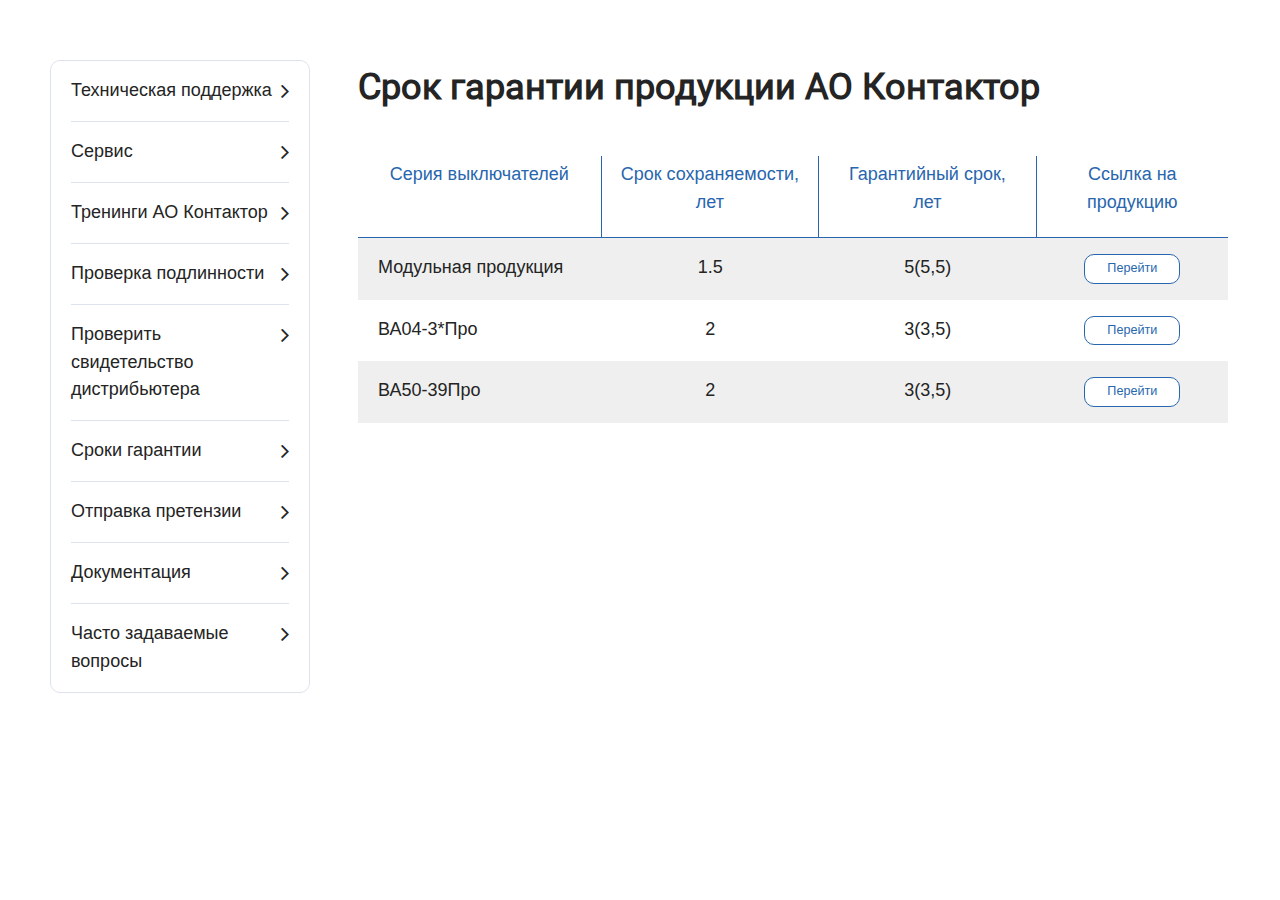
<file: warranty.html>
<!DOCTYPE html>
<html lang="en">
<head>
  <meta charset="UTF-8">
  <title>Срок гарантии продукции АО Контактор</title>
  <meta name="description" content="Сайт АКонтактор">
  <meta name="viewport" content="width=device-width, initial-scale=1.0">
  <meta http-equiv="X-UA-Compatible" content="ie=edge">
  <meta name="format-detection" content="telephone=no">
  <link rel="preload" href="fonts/roboto-regular.woff2" as="font" crossorigin="anonymous" type="font/woff2">
  <link rel="preload" href="fonts/fontawesome-webfont.woff2" as="font" crossorigin="anonymous" type="font/woff2">
  <link rel="stylesheet" href="css/style.css">
</head>

<body>

<main class="page-main">
  <div class="page-main__wrapper">
    <div class="side-menu">
      <button class="side-menu__button button" type="button">Меню</button>
      <ul class="side-menu__list">
        <li class="side-menu__item">
          <a class="side-menu__item-title" href="index.html">Техническая поддержка</a>
        </li>
        <li class="side-menu__item">
          <input type="checkbox" id="side-menu-item-1" name="side-menu-item" class="visually-hidden">
          <label for="side-menu-item-1" class="side-menu__item-title"><span>Сервис</span></label>
          <ul class="side-menu__sublist">
            <li class="side-menu__subitem">
              <a class="side-menu__item-title" href="service.html">Сервис</a>
            </li>
            <li class="side-menu__subitem">
              <a class="side-menu__item-title" href="service-repair.html">Ремонт</a>
            </li>
            <li class="side-menu__subitem">
              <a class="side-menu__item-title" href="service-contract.html">Сервисный договор</a>
            </li>
          </ul>
        </li>
        <li class="side-menu__item">
          <input type="checkbox" id="side-menu-item-2" name="side-menu-item" class="visually-hidden">
          <label for="side-menu-item-2" class="side-menu__item-title"><span>Тренинги АО Контактор</span></label>
          <ul class="side-menu__sublist">
            <li class="side-menu__subitem">
              <a class="side-menu__item-title" href="trainings.html">Тренинги АО Контактор</a>
            </li>
            <li class="side-menu__subitem">
              <a class="side-menu__item-title" href="trainings-online.html">On-line тренинги</a>
            </li>
            <li class="side-menu__subitem">
              <a class="side-menu__item-title" href="trainings-offline.html">Off-line тренинги</a>
            </li>
          </ul>
        </li>
        <li class="side-menu__item">
          <a class="side-menu__item-title" href="authentication.html">Проверка подлинности</a>
        </li>
        <li class="side-menu__item">
          <a class="side-menu__item-title" href="https://www.kontaktor.ru/support-center/check-certificate/">Проверить свидетельство дистрибьютера</a>
        </li>
        <li class="side-menu__item">
          <a class="side-menu__item-title" href="warranty.html">Сроки гарантии</a>
        </li>
        <li class="side-menu__item">
          <a class="side-menu__item-title" href="pretension.html">Отправка претензии</a>
        </li>
        <li class="side-menu__item">
          <a class="side-menu__item-title" href="https://www.kontaktor.ru/support-center/documentation/">Документация</a>
        </li>
        <li class="side-menu__item">
          <a class="side-menu__item-title" href="faq.html">Часто задаваемые вопросы</a>
        </li>
      </ul>
    </div>
    <section class="content">
      <h1>Срок гарантии продукции АО Контактор</h1>
      <div class="content__table">
        <ul class="content__table-string content__table-string--title">
          <li class="content__table-item content__table-item--series">Серия выключателей</li>
          <li class="content__table-item content__table-item--time">Срок сохраняемости, лет</li>
          <li class="content__table-item content__table-item--warranty">Гарантийный срок, лет</li>
          <li class="content__table-item content__table-item--link">Ссылка на продукцию</li>
        </ul>
        <ul class="content__table-data">
          <li class="content__table-data-item">
            <ul class="content__table-string">
              <li class="content__table-item content__table-item--series">Модульная продукция</li>
              <li class="content__table-item content__table-item--time">1.5</li>
              <li class="content__table-item content__table-item--warranty">5(5,5)</li>
              <li class="content__table-item content__table-item--link"><a href="#" class="content__table-item-button button">Перейти</a></li>
            </ul>
          </li>
          <li class="content__table-data-item">
            <ul class="content__table-string">
              <li class="content__table-item content__table-item--series">ВА04-3*Про</li>
              <li class="content__table-item content__table-item--time">2</li>
              <li class="content__table-item content__table-item--warranty">3(3,5)</li>
              <li class="content__table-item content__table-item--link"><a href="#" class="content__table-item-button button">Перейти</a></li>
            </ul>
          </li>
          <li class="content__table-data-item">
            <ul class="content__table-string">
              <li class="content__table-item content__table-item--series">ВА50-39Про</li>
              <li class="content__table-item content__table-item--time">2</li>
              <li class="content__table-item content__table-item--warranty">3(3,5)</li>
              <li class="content__table-item content__table-item--link"><a href="#" class="content__table-item-button button">Перейти</a></li>
            </ul>
          </li>
        </ul>
      </div>
    </section>
  </div>
</main>

<script src="js/script.js"></script>
</body>
</html>
</file>
<file: css/style.css>
html {
  height: 100%; }

body {
  width: 100%;
  min-width: 1025px;
  background-color: #ffffff;
  margin: 0 auto;
  font-family: "Arial", "Helvetica", sans-serif;
  font-size: 18px;
  line-height: 155%;
  font-style: normal;
  color: #242424;
  height: 100%;
  display: -webkit-box;
  display: -ms-flexbox;
  display: flex;
  -webkit-box-orient: vertical;
  -webkit-box-direction: normal;
      -ms-flex-direction: column;
          flex-direction: column;
  overflow-x: hidden; }

.visually-hidden {
  position: absolute;
  width: 1px;
  height: 1px;
  margin: -1px;
  border: 0;
  padding: 0;
  clip: rect(0 0 0 0);
  overflow: hidden;
  white-space: nowrap;
  -webkit-clip-path: inset(100%);
          clip-path: inset(100%); }

.no-scroll {
  overflow-y: hidden; }

@media (max-width: 1024px) {
  body {
    min-width: 768px;
    font-size: 16px; } }

@media (max-width: 767px) {
  body {
    min-width: 320px;
    font-size: 14px; } }

@font-face {
  font-family: "Roboto";
  font-weight: normal;
  src: url("../fonts/roboto-regular.woff2") format("woff2"), url("../fonts/roboto-regular.woff") format("woff");
  font-display: swap; }

@font-face {
  font-family: "Fontawesome";
  font-weight: normal;
  src: url("../fonts/fontawesome-webfont.woff2") format("woff2"), url("../fonts/fontawesome-webfont.woff") format("woff");
  font-display: swap; }

.button {
  text-align: center;
  display: block;
  -webkit-box-sizing: border-box;
          box-sizing: border-box;
  background-color: #ffffff;
  border: 1px solid #dde3ed;
  border-radius: 24px;
  margin: 0 auto;
  cursor: pointer;
  text-decoration: none; }
  .button:hover {
    border: 1px solid #2866ae;
    background-color: #2866ae;
    color: #ffffff; }

.typed-cursor {
  color: #2866ae; }

.side-menu {
  min-width: 260px;
  max-width: 260px;
  height: -webkit-max-content;
  height: -moz-max-content;
  height: max-content; }
  .side-menu__list, .side-menu__sublist {
    list-style: none;
    margin: 0;
    padding: 0; }
  .side-menu__list {
    -webkit-box-sizing: border-box;
            box-sizing: border-box;
    height: -webkit-max-content;
    height: -moz-max-content;
    height: max-content;
    border: 1px solid #dde3ed;
    border-radius: 10px;
    padding: 0 20px; }
    .side-menu__list--hide {
      display: none; }
  .side-menu__sublist {
    display: none;
    padding: 0 0 0 16px; }
  .side-menu__item {
    -webkit-box-sizing: border-box;
            box-sizing: border-box;
    padding: 16px 0;
    border-bottom: 1px solid #dde3ed; }
    .side-menu__item input:checked ~ .side-menu__sublist {
      display: block; }
    .side-menu__item input:checked ~ .side-menu__item-title::after {
      content: "\f106"; }
    .side-menu__item:last-child {
      border: none; }
    .side-menu__item a:hover,
    .side-menu__item span:hover {
      color: #2866ae;
      text-decoration: none; }
  .side-menu__subitem {
    -webkit-box-sizing: border-box;
            box-sizing: border-box;
    padding: 16px 0 0; }
  .side-menu__item-title {
    cursor: pointer;
    text-decoration: none;
    color: #242424;
    display: -webkit-box;
    display: -ms-flexbox;
    display: flex;
    -webkit-box-pack: justify;
        -ms-flex-pack: justify;
            justify-content: space-between;
    -webkit-box-align: start;
        -ms-flex-align: start;
            align-items: flex-start; }
    .side-menu__item-title::after {
      display: block;
      content: "\f105";
      font-family: "Fontawesome";
      font-size: 1.3em;
      margin: 0 0 0 8px; }
  .side-menu__button {
    display: none; }

@media (max-width: 1024px) {
  .side-menu {
    min-width: 220px;
    max-width: 220px; }
    .side-menu__list {
      padding: 0 12px; }
    .side-menu__item-title {
      font-size: 0.88em; } }

@media (max-width: 767px) {
  .side-menu {
    max-width: unset;
    margin-bottom: 32px; }
    .side-menu__button {
      display: block;
      padding: 12px;
      width: 280px;
      margin-bottom: 16px; } }

.page-main {
  width: 100%;
  margin: 0 auto;
  -webkit-box-flex: 1;
      -ms-flex: 1 0 auto;
          flex: 1 0 auto; }
  .page-main__wrapper {
    width: 100%;
    max-width: 1180px;
    -webkit-box-sizing: border-box;
            box-sizing: border-box;
    padding: 0;
    margin: 60px auto;
    display: -webkit-box;
    display: -ms-flexbox;
    display: flex;
    -webkit-box-pack: start;
        -ms-flex-pack: start;
            justify-content: flex-start; }

@media (max-width: 1024px) {
  .page-main__wrapper {
    max-width: 1024px;
    margin: 40px auto; } }

@media (max-width: 767px) {
  .page-main__wrapper {
    max-width: 767px;
    margin: 20px auto;
    -webkit-box-orient: vertical;
    -webkit-box-direction: normal;
        -ms-flex-direction: column;
            flex-direction: column; } }

.content {
  width: 100%;
  max-width: 870px;
  margin: 0 0 0 48px; }
  .content h1 {
    font-family: "Roboto", "Arial", sans-serif;
    font-weight: 700;
    font-size: 2em;
    line-height: 155%;
    margin: 0; }
  .content h3 {
    font-family: "Roboto", "Arial", sans-serif;
    font-weight: 500;
    font-size: 1.33em;
    line-height: 155%;
    margin: 0; }
  .content > p {
    margin: 32px 0 0; }
  .content__list {
    list-style: none;
    margin: 0;
    padding: 0;
    margin: 40px 0 0;
    border-bottom: 1px solid #dde3ed; }
    .content__list--service {
      display: -webkit-box;
      display: -ms-flexbox;
      display: flex;
      -webkit-box-pack: justify;
          -ms-flex-pack: justify;
              justify-content: space-between;
      border-bottom: none; }
      .content__list--service .content__item {
        display: block;
        text-align: center;
        width: 49%;
        margin: 0; }
        .content__list--service .content__item a {
          text-decoration: none;
          color: #242424; }
          .content__list--service .content__item a:hover {
            color: #2866ae; }
        .content__list--service .content__item img {
          width: 100%;
          height: auto; }
        .content__list--service .content__item h2 {
          font-weight: 700;
          font-size: 1.55em;
          line-height: 155%;
          margin: 0;
          margin: 16px 0 0; }
    .content__list--repair .content__item {
      display: -webkit-box;
      display: -ms-flexbox;
      display: flex;
      -webkit-box-pack: justify;
          -ms-flex-pack: justify;
              justify-content: space-between;
      margin: 0 0 60px;
      -webkit-box-align: center;
          -ms-flex-align: center;
              align-items: center; }
      .content__list--repair .content__item img {
        width: 100%;
        min-width: 200px;
        max-width: 339px;
        height: auto; }
      .content__list--repair .content__item:nth-child(2n) {
        -webkit-box-orient: horizontal;
        -webkit-box-direction: reverse;
            -ms-flex-direction: row-reverse;
                flex-direction: row-reverse; }
        .content__list--repair .content__item:nth-child(2n) .content__item-description {
          margin: 0 24px 0 0; }
          .content__list--repair .content__item:nth-child(2n) .content__item-description h2 {
            font-family: "Roboto", "Arial", sans-serif;
            font-weight: 700;
            font-size: 2em;
            line-height: 155%;
            margin: 0; }
    .content__list--repair .content__item-description {
      padding: 0;
      background-color: unset;
      min-width: 400px;
      width: 100%;
      max-width: 500px;
      margin: 0 0 0 24px; }
      .content__list--repair .content__item-description h2 {
        font-family: "Roboto", "Arial", sans-serif;
        font-weight: 700;
        font-size: 2em;
        line-height: 155%;
        margin: 0; }
  .content__item {
    display: -webkit-box;
    display: -ms-flexbox;
    display: flex;
    margin: 0 0 32px; }
    .content__item img {
      width: 180px;
      height: 195px; }
  .content__item-description {
    -webkit-box-sizing: border-box;
            box-sizing: border-box;
    padding: 20px 20px 20px 40px;
    background-color: #efefef; }
    .content__item-description h2 {
      font-size: 1.2em;
      margin: 0; }
    .content__item-description p {
      margin: 16px 0 0; }
  .content__form {
    margin: 48px 0; }

@media (max-width: 1024px) {
  .content {
    margin: 0 0 0 32px; }
    .content > p {
      margin: 24px 0 0; }
    .content__list {
      margin: 32px 0 0; }
      .content__list--service {
        -webkit-box-orient: vertical;
        -webkit-box-direction: normal;
            -ms-flex-direction: column;
                flex-direction: column; }
        .content__list--service .content__item {
          width: 100%;
          max-width: 579px;
          margin: 0 auto 32px; }
          .content__list--service .content__item h2 {
            font-weight: 700;
            font-size: 1.55em;
            line-height: 155%;
            margin: 0;
            margin: 8px 0 0; }
      .content__list--repair .content__item {
        margin: 0 0 40px; }
        .content__list--repair .content__item img {
          min-width: 130px; }
      .content__list--repair .content__item-description {
        padding: 0;
        background-color: unset;
        min-width: 280px;
        width: 100%;
        max-width: 500px;
        margin: 0 0 0 24px; }
        .content__list--repair .content__item-description h2 {
          font-family: "Roboto", "Arial", sans-serif;
          font-weight: 700;
          font-size: 2em;
          line-height: 155%;
          margin: 0; }
    .content__item {
      display: -webkit-box;
      display: -ms-flexbox;
      display: flex;
      margin: 0 0 24px; }
    .content__item-description {
      -webkit-box-sizing: border-box;
              box-sizing: border-box;
      padding: 20px;
      background-color: #efefef; }
      .content__item-description h2 {
        font-size: 1em;
        margin: 0; }
      .content__item-description p {
        margin: 8px 0 0;
        font-size: 0.88em; }
    .content__form {
      margin: 32px 0; } }

@media (max-width: 767px) {
  .content {
    margin: 0; }
    .content__list {
      margin: 32px 0 0; }
      .content__list--service {
        -webkit-box-orient: vertical;
        -webkit-box-direction: normal;
            -ms-flex-direction: column;
                flex-direction: column; }
        .content__list--service .content__item {
          margin: 0 auto 24px; }
          .content__list--service .content__item img {
            display: block; }
      .content__list--repair .content__item {
        margin: 0 0 32px; }
        .content__list--repair .content__item:nth-child(2n) {
          -webkit-box-orient: horizontal;
          -webkit-box-direction: normal;
              -ms-flex-direction: row;
                  flex-direction: row; }
          .content__list--repair .content__item:nth-child(2n) .content__item-description {
            margin: 0 0 0 24px; }
      .content__list--repair .content__item-description {
        max-width: 100%; }
    .content__item img {
      display: none; }
    .content__form {
      margin: 24px 0; } }

.content__schedule-list {
  list-style: none;
  margin: 0;
  padding: 0;
  margin: 40px 0 0;
  display: -webkit-box;
  display: -ms-flexbox;
  display: flex;
  -ms-flex-wrap: wrap;
      flex-wrap: wrap;
  -webkit-box-pack: start;
      -ms-flex-pack: start;
          justify-content: flex-start; }

.content__schedule-item {
  display: -webkit-box;
  display: -ms-flexbox;
  display: flex;
  -webkit-box-orient: vertical;
  -webkit-box-direction: normal;
      -ms-flex-direction: column;
          flex-direction: column;
  -webkit-box-pack: justify;
      -ms-flex-pack: justify;
          justify-content: space-between;
  width: 42%;
  -webkit-box-sizing: border-box;
          box-sizing: border-box;
  padding: 15px;
  background-color: #2866ae;
  color: #ffffff;
  margin: 0 0 32px; }
  .content__schedule-item:nth-child(2n) {
    margin: 0 0 32px 32px; }
  .content__schedule-item:hover {
    background-color: #809db9; }

.content__schedule-item-date {
  font-weight: 700;
  font-size: 1.55em;
  line-height: 155%;
  margin: 0;
  width: 100px;
  text-align: center;
  border-bottom: 1px solid #ffffff; }

.content__schedule-item-time {
  font-weight: 600;
  padding: 0 0 0 16px;
  border-bottom: 1px solid #ffffff; }

.content__schedule-item-title {
  padding: 0 0 0 16px; }

.content__schedule-item-button {
  width: 200px;
  margin: 48px 0 0 auto;
  padding: 14px;
  border-radius: 8px;
  color: #2866ae;
  text-decoration: none;
  border: unset; }
  .content__schedule-item-button:hover {
    color: #2866ae;
    background-color: #ffffff;
    border: unset; }

@media (max-width: 1024px) {
  .content__schedule-list {
    margin: 32px 0 0;
    -webkit-box-pack: justify;
        -ms-flex-pack: justify;
            justify-content: space-between; }
  .content__schedule-item {
    width: 47%;
    margin: 0 0 24px; }
    .content__schedule-item:nth-child(2n) {
      margin: 0 0 24px 24px; }
  .content__schedule-item-time {
    padding: 0; }
  .content__schedule-item-title {
    padding: 0; }
  .content__schedule-item-button {
    width: 100%;
    margin: 32px 0 0;
    padding: 14px;
    border-radius: 8px;
    color: #2866ae;
    text-decoration: none;
    border: unset; }
    .content__schedule-item-button:hover {
      color: #2866ae;
      background-color: #ffffff;
      border: unset; } }

@media (max-width: 767px) {
  .content__schedule-list {
    list-style: none;
    margin: 0;
    padding: 0;
    margin: 32px 0 0;
    display: -webkit-box;
    display: -ms-flexbox;
    display: flex;
    -webkit-box-orient: vertical;
    -webkit-box-direction: normal;
        -ms-flex-direction: column;
            flex-direction: column; }
  .content__schedule-item {
    width: 100%;
    margin: 0 0 24px; }
    .content__schedule-item:nth-child(2n) {
      margin: 0 0 24px; }
  .content__schedule-item-date {
    text-align: left; }
  .content__schedule-item-time {
    padding: 0; }
  .content__schedule-item-title {
    padding: 0; }
  .content__schedule-item-button {
    width: 200px;
    margin: 32px 0 0 auto; } }

.content__tabs {
  margin: 48px 0; }

.content__tab {
  display: none; }

.content__tab + label {
  border-bottom: 2px solid #dde3ed;
  width: 45%;
  cursor: pointer;
  display: inline-block;
  padding-bottom: 8px;
  margin: 0 12px 0 0; }

.content__tab:checked + label {
  color: #2866ae;
  border-bottom: 2px solid #2866ae;
  position: relative; }
  .content__tab:checked + label::after {
    position: absolute;
    bottom: -10px;
    left: calc(50% - 10px);
    display: block;
    content: "";
    width: 0;
    height: 0;
    border-left: 10px solid transparent;
    border-right: 10px solid transparent;
    border-top: 10px solid #2866ae; }

.content__tab-description {
  display: none;
  -webkit-box-sizing: border-box;
          box-sizing: border-box;
  padding: 48px 0 0 0; }
  .content__tab-description > h3 {
    font-family: "Roboto", "Arial", sans-serif;
    font-weight: 500;
    font-size: 1.33em;
    line-height: 155%;
    margin: 0; }

.content__tab--kontaktor:checked ~ .content__tab-description--kontaktor,
.content__tab--client:checked ~ .content__tab-description--client {
  display: block; }

@media (max-width: 767px) {
  .content {
    margin: 32px 0; }
    .content__tab + label {
      text-align: center; } }

.content__info-list {
  list-style: none;
  margin: 0;
  padding: 0;
  display: -webkit-box;
  display: -ms-flexbox;
  display: flex;
  -webkit-box-pack: justify;
      -ms-flex-pack: justify;
          justify-content: space-between; }

.content__info-item {
  text-align: center;
  width: 30%; }
  .content__info-item img {
    width: 164px;
    height: 164px; }
  .content__info-item p {
    margin: 16px 0 0;
    font-size: 0.78em; }
  .content__info-item:not(:last-child) {
    position: relative; }
    .content__info-item:not(:last-child)::after {
      position: absolute;
      top: 71px;
      right: -48px;
      display: block;
      content: "";
      width: 60px;
      height: 22px;
      background-image: url("../img/info-arrow.svg"); }

.content__info-button {
  padding: 14px;
  width: 260px;
  margin: 40px auto 0;
  background-color: #2866ae;
  border: 1px solid #2866ae;
  color: #ffffff; }
  .content__info-button:hover {
    background-color: #ffffff;
    border: 1px solid #dde3ed;
    color: #2866ae; }

@media (max-width: 1024px) {
  .content__info-item img {
    width: 124px;
    height: 124px; }
  .content__info-item:not(:last-child)::after {
    top: 54px;
    right: -33px;
    width: 40px;
    height: 18px;
    background-size: cover; } }

@media (max-width: 767px) {
  .content__info-list {
    -webkit-box-orient: vertical;
    -webkit-box-direction: normal;
        -ms-flex-direction: column;
            flex-direction: column; }
  .content__info-item {
    text-align: center;
    width: 100%;
    margin: 0 auto 64px; }
    .content__info-item img {
      width: 164px;
      height: 164px; }
    .content__info-item p {
      margin: 12px 0 0;
      font-size: 1em; }
    .content__info-item:not(:last-child) {
      position: relative; }
      .content__info-item:not(:last-child)::after {
        position: absolute;
        top: unset;
        bottom: -36px;
        right: calc(50% - 32px);
        display: block;
        content: "";
        width: 60px;
        height: 22px;
        background-image: url("../img/info-arrow.svg");
        -webkit-transform: rotate(90deg);
                transform: rotate(90deg); } }

.content__table {
  margin: 40px 0 0; }

.content__table-string {
  list-style: none;
  margin: 0;
  padding: 0;
  display: -webkit-box;
  display: -ms-flexbox;
  display: flex;
  -webkit-box-pack: justify;
      -ms-flex-pack: justify;
          justify-content: space-between; }
  .content__table-string--title .content__table-item {
    color: #2866ae;
    padding: 5px 15px 20px;
    border-right: 1px solid #2866ae;
    border-bottom: 1px solid #2866ae;
    text-align: center; }
    .content__table-string--title .content__table-item:last-child {
      border-right: none; }

.content__table-data {
  list-style: none;
  margin: 0;
  padding: 0; }

.content__table-item {
  -webkit-box-sizing: border-box;
          box-sizing: border-box;
  padding: 16px 0;
  text-align: center; }
  .content__table-item--series {
    width: 28%;
    text-align: left;
    padding: 16px 0 16px 20px; }
  .content__table-item--time {
    width: 25%; }
  .content__table-item--warranty {
    width: 25%; }
  .content__table-item--link {
    width: 22%; }

.content__table-data-item {
  width: 100%; }
  .content__table-data-item:nth-child(odd) {
    background-color: #efefef; }

.content__table-item-button {
  width: 50%;
  font-size: 0.7em;
  color: #2866ae;
  border: 1px solid #2866ae;
  border-radius: 10px; }

@media (max-width: 1024px) {
  .content__table-string--title .content__table-item {
    padding: 5px 10px 15px; }
  .content__table-item {
    word-wrap: break-word; } }

@media (max-width: 767px) {
  .content__table {
    font-size: 0.85em; }
  .content__table-string--title .content__table-item {
    padding: 5px 2px 10px; }
  .content__table-item {
    padding: 12px 0; }
    .content__table-item--series {
      width: 28%;
      padding: 12px 0; }
    .content__table-item--time {
      width: 25%; }
    .content__table-item--warranty {
      width: 25%; }
    .content__table-item--link {
      width: 22%; }
  .content__table-item-button {
    width: 100%;
    font-size: 1em; } }

.content__support {
  margin: 32px 0;
  display: -webkit-box;
  display: -ms-flexbox;
  display: flex;
  -webkit-box-pack: justify;
      -ms-flex-pack: justify;
          justify-content: space-between;
  -webkit-box-align: center;
      -ms-flex-align: center;
          align-items: center; }

.content__support-description {
  min-width: 60%;
  margin: 0 20px 0 0; }
  .content__support-description h3,
  .content__support-description p {
    font-family: "Roboto", "Arial", sans-serif;
    font-weight: 500;
    font-size: 1.33em;
    line-height: 155%;
    margin: 0; }
  .content__support-description p {
    font-weight: normal; }
  .content__support-description h3 {
    font-weight: 700;
    margin: 0 0 48px; }

.content__support-img {
  width: 100%;
  max-width: 339px; }
  .content__support-img img {
    width: 100%;
    height: auto; }

.content__support-advantages {
  font-weight: 700;
  color: #2866ae; }

.content__support-button {
  width: 260px;
  border-color: #2866ae;
  color: #ffffff;
  background-color: #2866ae;
  margin: 60px 0 0;
  padding: 18px;
  border-radius: 28px;
  font-family: "Roboto", "Arial", sans-serif;
  font-size: 16px;
  font-weight: 700; }
  .content__support-button:hover {
    border-color: #dde3ed;
    color: #2866ae;
    background-color: #ffffff; }

@media (max-width: 1024px) {
  .content__support {
    margin: 32px 0;
    display: -webkit-box;
    display: -ms-flexbox;
    display: flex;
    -webkit-box-pack: justify;
        -ms-flex-pack: justify;
            justify-content: space-between;
    -webkit-box-align: center;
        -ms-flex-align: center;
            align-items: center; }
  .content__support-description {
    margin: 0 10px 0 0; }
  .content__support-img {
    width: 100%;
    max-width: 339px; }
    .content__support-img img {
      width: 100%;
      height: auto; }
  .content__support-advantages {
    font-weight: 700;
    color: #2866ae; }
  .content__support-button {
    width: 260px;
    border-color: #2866ae;
    color: #ffffff;
    background-color: #2866ae;
    margin: 60px 0 0;
    padding: 14px;
    border-radius: 28px; }
    .content__support-button:hover {
      border-color: #dde3ed;
      color: #2866ae;
      background-color: #ffffff; } }

@media (max-width: 767px) {
  .content__support-img {
    display: none; }
  .content__support-button {
    width: 100%; } }

.content__form {
  position: relative;
  width: 720px;
  background-color: #ffffff; }

.content__form-overlay {
  position: fixed;
  z-index: 10000;
  top: 0;
  left: 0;
  width: 100%;
  height: 100%;
  background: rgba(33, 37, 41, 0.8);
  display: -webkit-box;
  display: -ms-flexbox;
  display: flex;
  -webkit-box-pack: center;
      -ms-flex-pack: center;
          justify-content: center;
  overflow: auto; }
  .content__form-overlay--hide {
    display: none; }

.content__form-close {
  position: absolute;
  top: 20px;
  right: 20px;
  cursor: pointer;
  width: 24px;
  height: 24px;
  background-color: transparent;
  background-image: url("../img/close-icon.svg");
  background-size: cover;
  border: none; }

@media (max-width: 1024px) {
  .content__info-item img {
    width: 124px;
    height: 124px; }
  .content__info-item:not(:last-child)::after {
    top: 54px;
    right: -33px;
    width: 40px;
    height: 18px;
    background-size: cover; } }

@media (max-width: 767px) {
  .content__info-list {
    -webkit-box-orient: vertical;
    -webkit-box-direction: normal;
        -ms-flex-direction: column;
            flex-direction: column; }
  .content__info-item {
    text-align: center;
    width: 100%;
    margin: 0 auto 64px; }
    .content__info-item img {
      width: 164px;
      height: 164px; }
    .content__info-item p {
      margin: 12px 0 0;
      font-size: 1em; }
    .content__info-item:not(:last-child) {
      position: relative; }
      .content__info-item:not(:last-child)::after {
        position: absolute;
        top: unset;
        bottom: -36px;
        right: calc(50% - 32px);
        display: block;
        content: "";
        width: 60px;
        height: 22px;
        background-image: url("../img/info-arrow.svg");
        -webkit-transform: rotate(90deg);
                transform: rotate(90deg); } }

/*# sourceMappingURL=style.css.map */
</file>
